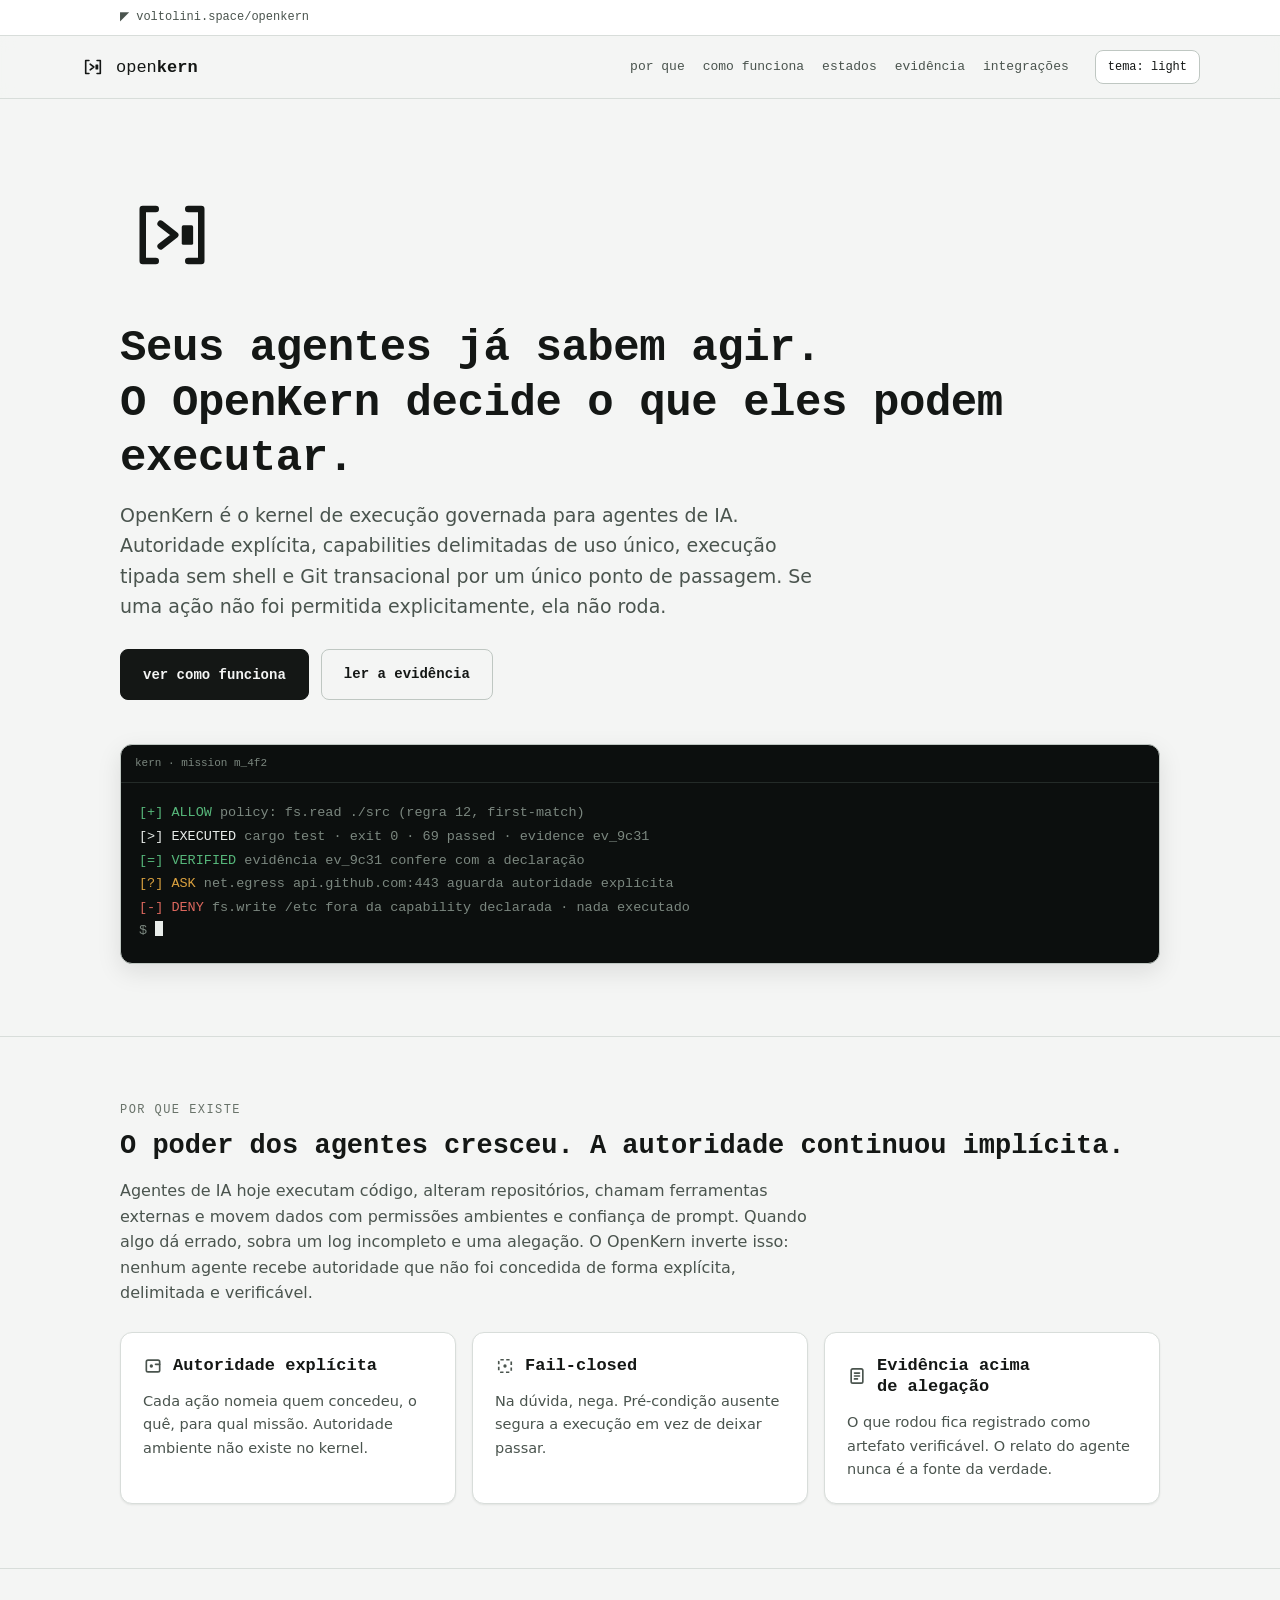
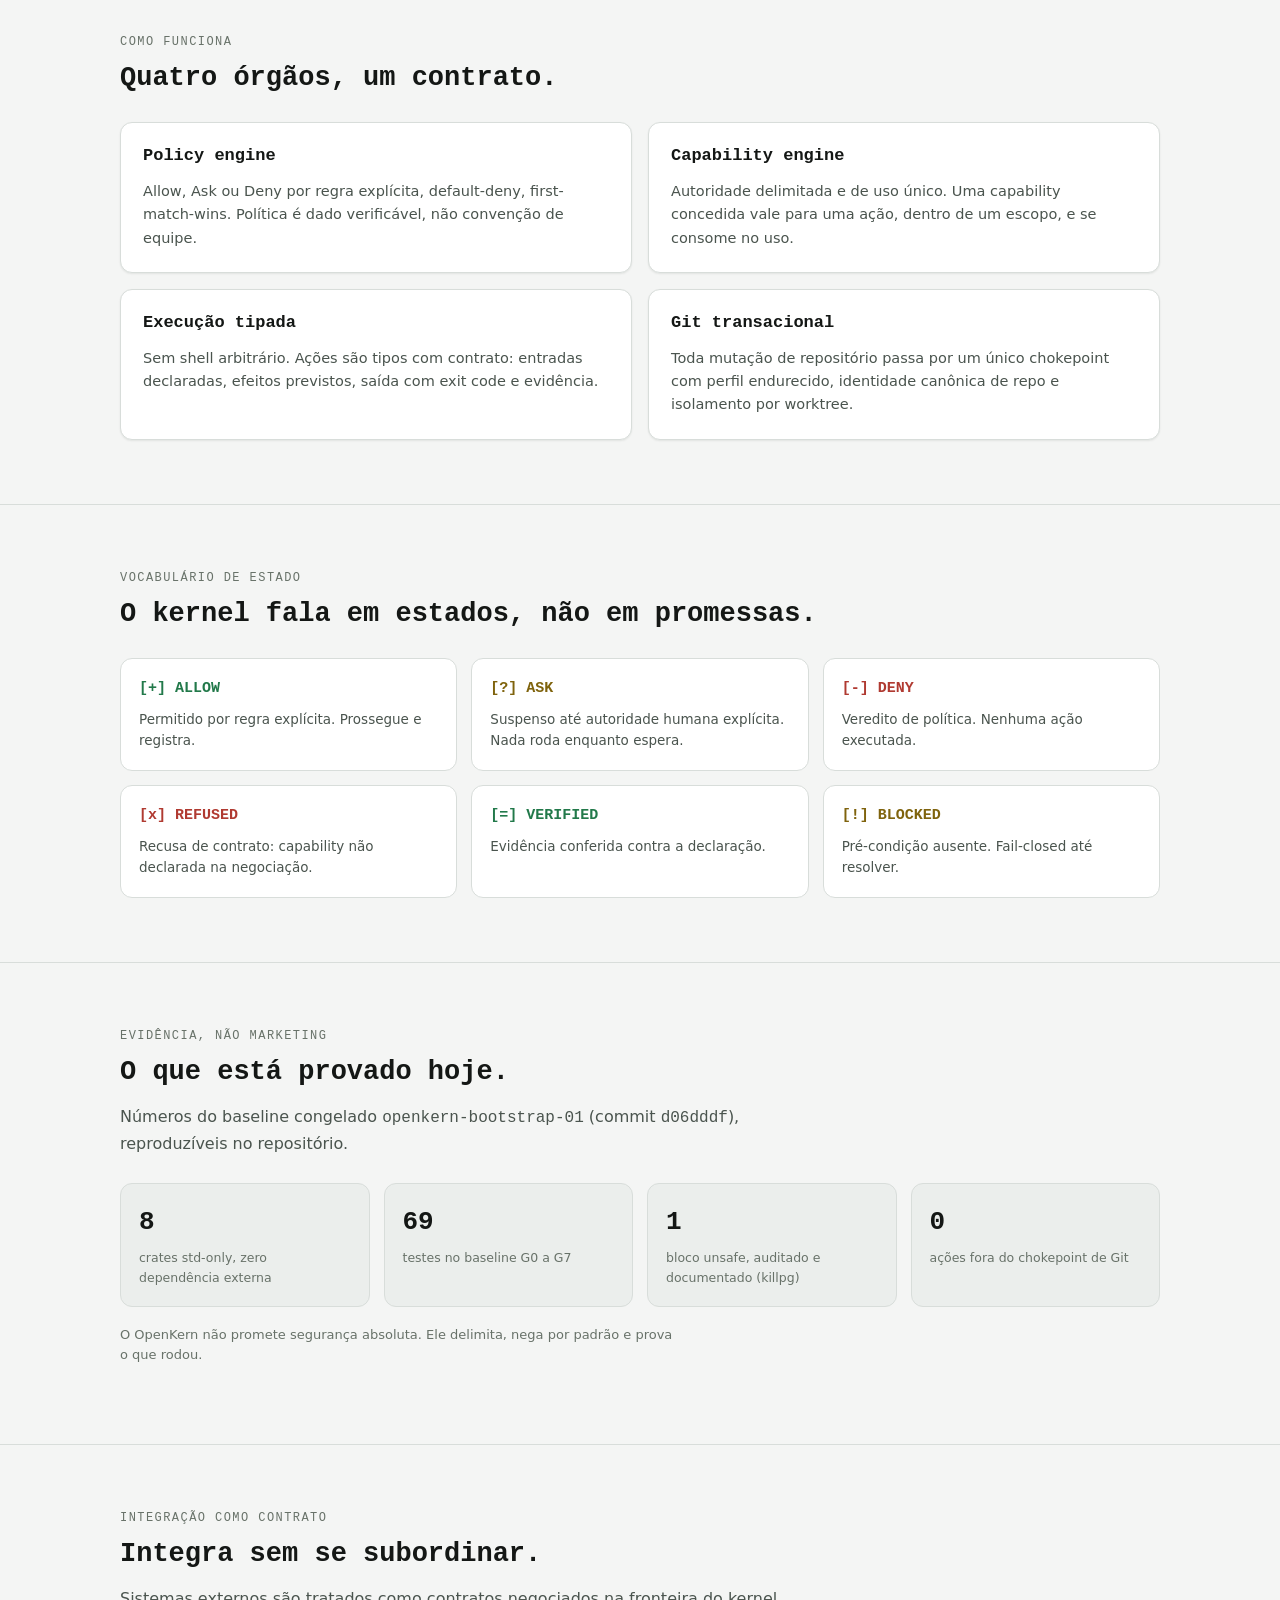
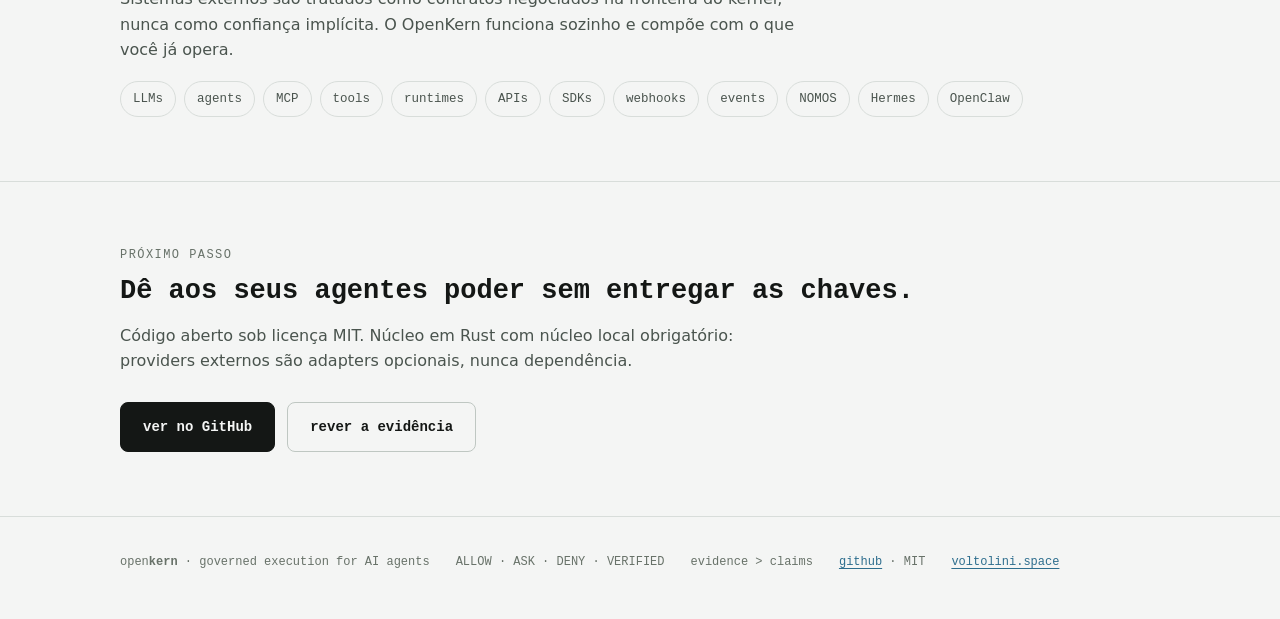
<file: brand/web/openkern_page/index.html>
<!doctype html>
<html lang="pt-BR">
<head>
<meta charset="utf-8">
<meta name="viewport" content="width=device-width,initial-scale=1">
<title>openkern · execução governada para agentes de IA</title>
<meta name="description" content="OpenKern é o kernel de execução governada para agentes de IA: autoridade explícita, capabilities delimitadas, execução tipada e evidência acima de alegação.">
<meta name="theme-color" content="#0C0F0E">
<link rel="canonical" href="https://voltolini.space/openkern/">
<meta property="og:type" content="website">
<meta property="og:site_name" content="voltolini.space">
<meta property="og:title" content="openkern · execução governada para agentes de IA">
<meta property="og:description" content="OpenKern é o kernel de execução governada para agentes de IA: autoridade explícita, capabilities delimitadas, execução tipada e evidência acima de alegação.">
<meta property="og:url" content="https://voltolini.space/openkern/">
<link rel="manifest" href="manifest.webmanifest">
<link rel="apple-touch-icon" sizes="180x180" href="apple-touch-icon.png">
<meta name="apple-mobile-web-app-title" content="openkern">
<link rel="icon" type="image/svg+xml" href="data:image/svg+xml,%3Csvg%20xmlns='http://www.w3.org/2000/svg'%20viewBox='0%200%2064%2064'%3E%3Crect%20width='64'%20height='64'%20rx='12'%20fill='%230C0F0E'/%3E%3Cg%20fill='none'%20stroke='%23E9EDEA'%20stroke-width='6'%20stroke-linecap='round'%20stroke-linejoin='round'%3E%3Cpath%20d='M%2014%2018%20L%2032%2032%20L%2014%2046'/%3E%3C/g%3E%3Crect%20x='40'%20y='24'%20width='12'%20height='19'%20rx='2'%20fill='%23E9EDEA'/%3E%3C/svg%3E">
<script>
  document.documentElement.classList.add('js');
  (function(){try{
    var t=localStorage.getItem('openkern-theme');
    if(!t){t=matchMedia('(prefers-color-scheme: light)').matches?'light':'dark';}
    document.documentElement.setAttribute('data-theme',t);
    var m=document.querySelector('meta[name="theme-color"]');
    if(m)m.setAttribute('content',t==='light'?'#F4F5F4':'#0C0F0E');
  }catch(e){}})();
</script>
<style>
  :root{
    --bg:#0C0F0E;--surface:#131715;--surface-2:#1A1F1C;--border:#242B28;--border-strong:#333B37;
    --text:#E9EDEA;--text-dim:#A8B3AD;--text-mute:#7B877F;
    --allow:#57B87B;--ask:#D9A03F;--deny:#DE685E;--info:#6FA8C4;
    --shadow-1:0 1px 2px rgba(0,0,0,.30);--shadow-2:0 8px 24px rgba(0,0,0,.28);
    --mono:'JetBrains Mono',ui-monospace,'SF Mono',Menlo,Consolas,monospace;
    --body:Geist,system-ui,-apple-system,'Segoe UI',Roboto,Helvetica,Arial,sans-serif;
  }
  @media (prefers-color-scheme:light){
    :root{--bg:#F4F5F4;--surface:#FFFFFF;--surface-2:#EBEEEC;--border:#D8DDDA;--border-strong:#BFC7C2;
      --text:#141715;--text-dim:#4A544E;--text-mute:#687269;
      --allow:#22794A;--ask:#7F630D;--deny:#B03A31;--info:#2E6E8E;
      --shadow-1:0 1px 2px rgba(16,20,18,.08);--shadow-2:0 8px 24px rgba(16,20,18,.10)}
  }
  :root[data-theme="dark"]{--bg:#0C0F0E;--surface:#131715;--surface-2:#1A1F1C;--border:#242B28;--border-strong:#333B37;
    --text:#E9EDEA;--text-dim:#A8B3AD;--text-mute:#7B877F;
    --allow:#57B87B;--ask:#D9A03F;--deny:#DE685E;--info:#6FA8C4;
    --shadow-1:0 1px 2px rgba(0,0,0,.30);--shadow-2:0 8px 24px rgba(0,0,0,.28)}
  :root[data-theme="light"]{--bg:#F4F5F4;--surface:#FFFFFF;--surface-2:#EBEEEC;--border:#D8DDDA;--border-strong:#BFC7C2;
    --text:#141715;--text-dim:#4A544E;--text-mute:#687269;
    --allow:#22794A;--ask:#7F630D;--deny:#B03A31;--info:#2E6E8E;
    --shadow-1:0 1px 2px rgba(16,20,18,.08);--shadow-2:0 8px 24px rgba(16,20,18,.10)}

  *{box-sizing:border-box}
  html,body{margin:0}
  body{background:var(--bg);color:var(--text);font-family:var(--body);line-height:1.6;-webkit-font-smoothing:antialiased}
  .mono{font-family:var(--mono)}
  a{color:var(--info);text-decoration-thickness:1px;text-underline-offset:3px}
  h1,h2,h3{font-family:var(--mono);line-height:1.25;text-wrap:balance;margin:0 0 14px}
  h1{font-size:clamp(30px,4.6vw,44px);font-weight:700;letter-spacing:-.01em}
  h2{font-size:clamp(21px,2.6vw,27px);font-weight:700}
  h3{font-size:17px;font-weight:700}
  p{margin:0 0 14px;max-width:68ch}
  .dim{color:var(--text-dim)} .mute{color:var(--text-mute)}
  .wrap{max-width:1120px;margin:0 auto;padding:0 clamp(16px,4vw,40px)}
  section{padding:64px 0;border-top:1px solid var(--border)}
  .label{font-family:var(--mono);font-size:12px;letter-spacing:.12em;text-transform:uppercase;color:var(--text-mute);display:block;margin-bottom:10px}

  /* hub bar (voltolini.space convention) */
  .hub{font-family:var(--mono);font-size:12px;padding:8px 0;border-bottom:1px solid var(--border);background:var(--surface)}
  .hub a{color:var(--text-dim);text-decoration:none}
  .hub a:hover{color:var(--text)}

  /* header / nav */
  header.site{position:sticky;top:0;z-index:50;background:color-mix(in srgb,var(--bg) 92%,transparent);
    backdrop-filter:blur(8px);border-bottom:1px solid var(--border)}
  .navrow{display:flex;align-items:center;gap:20px;padding:14px 0}
  .brand{display:flex;align-items:center;gap:10px;font-family:var(--mono);font-size:17px;color:var(--text);text-decoration:none}
  .brand b{font-weight:700}
  .brand svg{width:26px;height:26px;color:var(--text)}
  nav.main{margin-left:auto;display:flex;gap:18px;flex-wrap:wrap}
  nav.main a{font-family:var(--mono);font-size:13px;color:var(--text-dim);text-decoration:none}
  nav.main a:hover{color:var(--text)}
  .theme-toggle{margin-left:6px;font-family:var(--mono);font-size:12px;padding:7px 12px;border-radius:8px;
    border:1px solid var(--border-strong);background:var(--surface);color:var(--text);cursor:pointer;min-height:34px}
  .theme-toggle:hover{border-color:var(--text-mute)}

  /* hero */
  .hero{padding:84px 0 72px;border-top:none}
  .hero .glyph{width:clamp(72px,10vw,104px);height:clamp(72px,10vw,104px);color:var(--text);margin-bottom:26px}
  .hero p.lead{font-size:19px;color:var(--text-dim);max-width:58ch}
  .cta-row{display:flex;gap:12px;flex-wrap:wrap;margin-top:28px}
  .btn{font-family:var(--mono);font-size:14px;font-weight:700;padding:13px 22px;border-radius:8px;cursor:pointer;
    text-decoration:none;display:inline-flex;align-items:center;gap:8px;min-height:44px;border:1px solid var(--border-strong)}
  .btn-primary{background:var(--text);color:var(--bg);border-color:var(--text)}
  .btn-primary:hover{opacity:.9}
  .btn.ghost{background:transparent;color:var(--text)}
  .btn.ghost:hover{background:var(--surface-2)}

  /* terminal demo */
  .term{margin-top:44px;background:#0C0F0E;border:1px solid var(--border-strong);border-radius:12px;
    box-shadow:var(--shadow-2);overflow:hidden}
  :root[data-theme="light"] .term{border-color:#BFC7C2}
  .term-bar{display:flex;align-items:center;gap:8px;padding:10px 14px;border-bottom:1px solid #242B28;
    font-family:var(--mono);font-size:11px;color:#7B877F}
  .term-body{white-space:pre-line;padding:18px 18px 20px;font-family:var(--mono);font-size:13.5px;line-height:1.75;color:#E9EDEA;overflow-x:auto}
  .term-body .c-allow{color:#57B87B}.term-body .c-ask{color:#D9A03F}.term-body .c-deny{color:#DE685E}
  .term-body .c-dim{color:#7B877F}.term-body .c-ink{color:#E9EDEA}
  .cursor{display:inline-block;width:8px;height:15px;background:#E9EDEA;vertical-align:-2px}
  @media (prefers-reduced-motion:no-preference){.cursor{animation:blink 1.1s step-end infinite}@keyframes blink{50%{opacity:0}}}

  /* grids */
  .grid{display:grid;gap:16px}
  .g3{grid-template-columns:repeat(3,1fr)} .g2{grid-template-columns:repeat(2,1fr)}
  .card{background:var(--surface);border:1px solid var(--border);border-radius:12px;padding:22px;box-shadow:var(--shadow-1)}
  .card h3{display:flex;align-items:center;gap:10px}
  .card h3 svg{width:20px;height:20px;color:var(--text-dim);flex:none}
  .card p{font-size:14.5px;color:var(--text-dim);margin:0}

  /* states */
  .stategrid{display:grid;grid-template-columns:repeat(3,1fr);gap:14px}
  .state{border:1px solid var(--border);border-radius:12px;padding:18px;background:var(--surface)}
  .state .s{font-family:var(--mono);font-weight:700;font-size:15px;display:flex;align-items:center;gap:8px}
  .state.allow .s{color:var(--allow)} .state.ask .s{color:var(--ask)} .state.deny .s{color:var(--deny)}
  .state p{font-size:13.5px;color:var(--text-dim);margin:8px 0 0}

  /* evidence strip */
  .facts{display:grid;grid-template-columns:repeat(4,1fr);gap:14px}
  .fact{border:1px solid var(--border);border-radius:12px;padding:18px;background:var(--surface-2)}
  .fact .n{font-family:var(--mono);font-size:26px;font-weight:700;font-variant-numeric:tabular-nums}
  .fact .d{font-size:12.5px;color:var(--text-mute);margin-top:4px}

  /* integrations */
  .contracts{display:flex;flex-wrap:wrap;gap:8px}
  .contract{font-family:var(--mono);font-size:12.5px;padding:7px 12px;border:1px solid var(--border);border-radius:999px;color:var(--text-dim)}

  footer.site{border-top:1px solid var(--border);padding:36px 0 48px;font-family:var(--mono);font-size:12px;color:var(--text-mute)}
  footer.site .cols{display:flex;flex-wrap:wrap;gap:10px 26px}

  @media (max-width:900px){
    .g3,.stategrid{grid-template-columns:1fr 1fr}
    .facts{grid-template-columns:1fr 1fr}
    nav.main{gap:14px}
  }
  @media (max-width:600px){
    .g3,.g2,.stategrid,.facts{grid-template-columns:1fr}
    .cta-row .btn{width:100%;justify-content:center}
    .navrow{flex-wrap:wrap}
    nav.main{width:100%;order:3;margin-left:0}
    section{padding:48px 0}
    .hero{padding:56px 0 48px}
  }
  @media (max-width:400px){
    h1{font-size:27px}
    .hero p.lead{font-size:16px}
    .wrap{padding:0 14px}
    .term-body{font-size:12px}
    .btn{padding:12px 16px;font-size:13px}
  }
</style>
</head>
<body>

<div class="hub"><div class="wrap"><a href="/">&#9700; voltolini.space/openkern</a></div></div>

<header class="site">
  <div class="wrap navrow">
    <a class="brand" href="#top" aria-label="openkern">
      <svg viewBox="0 0 64 64" aria-hidden="true"><g fill="none" stroke="currentColor" stroke-width="4" stroke-linecap="round" stroke-linejoin="round"><path d="M 22 16 L 14 16 L 14 48 L 22 48"/><path d="M 42 16 L 50 16 L 50 48 L 42 48"/><path d="M 25 25 L 34 32 L 25 39"/></g><rect x="38" y="26" width="7" height="12" rx="1" fill="currentColor"/></svg>
      <span>open<b>kern</b></span>
    </a>
    <nav class="main" aria-label="principal">
      <a href="#porque">por que</a>
      <a href="#como">como funciona</a>
      <a href="#estados">estados</a>
      <a href="#evidencia">evidência</a>
      <a href="#integra">integrações</a>
    </nav>
    <button class="theme-toggle" id="themeToggle" type="button" aria-label="alternar tema">tema: <span id="themeName">auto</span></button>
  </div>
</header>

<main id="top">

  <section class="hero">
    <div class="wrap">
      <svg class="glyph" viewBox="0 0 64 64" aria-hidden="true"><g fill="none" stroke="currentColor" stroke-width="4" stroke-linecap="round" stroke-linejoin="round"><path d="M 22 16 L 14 16 L 14 48 L 22 48"/><path d="M 42 16 L 50 16 L 50 48 L 42 48"/><path d="M 25 25 L 34 32 L 25 39"/></g><rect x="38" y="26" width="7" height="12" rx="1" fill="currentColor"/></svg>
      <h1>Seus agentes já sabem agir.<br>O OpenKern decide o que eles podem executar.</h1>
      <p class="lead">OpenKern é o kernel de execução governada para agentes de IA. Autoridade explícita, capabilities delimitadas de uso único, execução tipada sem shell e Git transacional por um único ponto de passagem. Se uma ação não foi permitida explicitamente, ela não roda.</p>
      <div class="cta-row">
        <button class="btn btn-primary" type="button" onclick="document.getElementById('como').scrollIntoView({behavior:'smooth'})">ver como funciona</button>
        <a class="btn ghost" href="#evidencia">ler a evidência</a>
      </div>

      <div class="term" role="img" aria-label="demonstração do kern na linha de comando">
        <div class="term-bar"><span>kern · mission m_4f2</span></div>
        <div class="term-body"><span class="c-allow">[+] ALLOW</span><span class="c-dim">    policy: fs.read ./src (regra 12, first-match)</span>
<span class="c-ink">[&gt;] EXECUTED</span><span class="c-dim"> cargo test · exit 0 · 69 passed · evidence ev_9c31</span>
<span class="c-allow">[=] VERIFIED</span><span class="c-dim"> evidência ev_9c31 confere com a declaração</span>
<span class="c-ask">[?] ASK</span><span class="c-dim">      net.egress api.github.com:443 aguarda autoridade explícita</span>
<span class="c-deny">[-] DENY</span><span class="c-dim">     fs.write /etc fora da capability declarada · nada executado</span>
<span class="c-dim">$</span> <span class="cursor" aria-hidden="true"></span></div>
      </div>
    </div>
  </section>

  <section id="porque">
    <div class="wrap">
      <span class="label">por que existe</span>
      <h2>O poder dos agentes cresceu. A autoridade continuou implícita.</h2>
      <p class="dim">Agentes de IA hoje executam código, alteram repositórios, chamam ferramentas externas e movem dados com permissões ambientes e confiança de prompt. Quando algo dá errado, sobra um log incompleto e uma alegação. O OpenKern inverte isso: nenhum agente recebe autoridade que não foi concedida de forma explícita, delimitada e verificável.</p>
      <div class="grid g3" style="margin-top:26px">
        <div class="card"><h3><svg aria-hidden="true" viewBox="0 0 24 24"><rect x="4" y="5" width="16" height="14" rx="2" fill="none" stroke="currentColor" stroke-width="2"/><path d="M 20 10 L 15 10" stroke="currentColor" stroke-width="2" stroke-linecap="round"/><circle cx="10" cy="12" r="2" fill="currentColor"/></svg>Autoridade explícita</h3><p>Cada ação nomeia quem concedeu, o quê, para qual missão. Autoridade ambiente não existe no kernel.</p></div>
        <div class="card"><h3><svg aria-hidden="true" viewBox="0 0 24 24"><rect x="4.5" y="4.5" width="15" height="15" rx="2" fill="none" stroke="currentColor" stroke-width="2" stroke-dasharray="4 3"/><circle cx="12" cy="12" r="2" fill="currentColor"/></svg>Fail-closed</h3><p>Na dúvida, nega. Pré-condição ausente segura a execução em vez de deixar passar.</p></div>
        <div class="card"><h3><svg aria-hidden="true" viewBox="0 0 24 24"><rect x="5" y="3.5" width="14" height="17" rx="2" fill="none" stroke="currentColor" stroke-width="2"/><path d="M 9 8.5 H 15 M 9 12 H 15 M 9 15.5 H 12.5" stroke="currentColor" stroke-width="2" stroke-linecap="round"/></svg>Evidência acima de alegação</h3><p>O que rodou fica registrado como artefato verificável. O relato do agente nunca é a fonte da verdade.</p></div>
      </div>
    </div>
  </section>

  <section id="como">
    <div class="wrap">
      <span class="label">como funciona</span>
      <h2>Quatro órgãos, um contrato.</h2>
      <div class="grid g2" style="margin-top:26px">
        <div class="card"><h3>Policy engine</h3><p>Allow, Ask ou Deny por regra explícita, default-deny, first-match-wins. Política é dado verificável, não convenção de equipe.</p></div>
        <div class="card"><h3>Capability engine</h3><p>Autoridade delimitada e de uso único. Uma capability concedida vale para uma ação, dentro de um escopo, e se consome no uso.</p></div>
        <div class="card"><h3>Execução tipada</h3><p>Sem shell arbitrário. Ações são tipos com contrato: entradas declaradas, efeitos previstos, saída com exit code e evidência.</p></div>
        <div class="card"><h3>Git transacional</h3><p>Toda mutação de repositório passa por um único chokepoint com perfil endurecido, identidade canônica de repo e isolamento por worktree.</p></div>
      </div>
    </div>
  </section>

  <section id="estados">
    <div class="wrap">
      <span class="label">vocabulário de estado</span>
      <h2>O kernel fala em estados, não em promessas.</h2>
      <div class="stategrid" style="margin-top:26px">
        <div class="state allow"><span class="s">[+] ALLOW</span><p>Permitido por regra explícita. Prossegue e registra.</p></div>
        <div class="state ask"><span class="s">[?] ASK</span><p>Suspenso até autoridade humana explícita. Nada roda enquanto espera.</p></div>
        <div class="state deny"><span class="s">[-] DENY</span><p>Veredito de política. Nenhuma ação executada.</p></div>
        <div class="state deny"><span class="s">[x] REFUSED</span><p>Recusa de contrato: capability não declarada na negociação.</p></div>
        <div class="state allow"><span class="s">[=] VERIFIED</span><p>Evidência conferida contra a declaração.</p></div>
        <div class="state ask"><span class="s">[!] BLOCKED</span><p>Pré-condição ausente. Fail-closed até resolver.</p></div>
      </div>
    </div>
  </section>

  <section id="evidencia">
    <div class="wrap">
      <span class="label">evidência, não marketing</span>
      <h2>O que está provado hoje.</h2>
      <p class="dim">Números do baseline congelado <span class="mono">openkern-bootstrap-01</span> (commit <span class="mono">d06dddf</span>), reproduzíveis no repositório.</p>
      <div class="facts" style="margin-top:26px">
        <div class="fact"><div class="n">8</div><div class="d">crates std-only, zero dependência externa</div></div>
        <div class="fact"><div class="n">69</div><div class="d">testes no baseline G0 a G7</div></div>
        <div class="fact"><div class="n">1</div><div class="d">bloco unsafe, auditado e documentado (killpg)</div></div>
        <div class="fact"><div class="n">0</div><div class="d">ações fora do chokepoint de Git</div></div>
      </div>
      <p class="mute" style="margin-top:18px;font-size:13px">O OpenKern não promete segurança absoluta. Ele delimita, nega por padrão e prova o que rodou.</p>
    </div>
  </section>

  <section id="integra">
    <div class="wrap">
      <span class="label">integração como contrato</span>
      <h2>Integra sem se subordinar.</h2>
      <p class="dim">Sistemas externos são tratados como contratos negociados na fronteira do kernel, nunca como confiança implícita. O OpenKern funciona sozinho e compõe com o que você já opera.</p>
      <div class="contracts" style="margin-top:18px">
        <span class="contract">LLMs</span><span class="contract">agents</span><span class="contract">MCP</span>
        <span class="contract">tools</span><span class="contract">runtimes</span><span class="contract">APIs</span>
        <span class="contract">SDKs</span><span class="contract">webhooks</span><span class="contract">events</span>
        <span class="contract">NOMOS</span><span class="contract">Hermes</span><span class="contract">OpenClaw</span>
      </div>
    </div>
  </section>

  <section id="cta">
    <div class="wrap">
      <span class="label">próximo passo</span>
      <h2>Dê aos seus agentes poder sem entregar as chaves.</h2>
      <p class="dim">Código aberto sob licença MIT. Núcleo em Rust com núcleo local obrigatório: providers externos são adapters opcionais, nunca dependência.</p>
      <div class="cta-row">
        <a class="btn btn-primary" href="https://github.com/Voltolini-SPACE/openkern">ver no GitHub</a>
        <a class="btn ghost" href="#evidencia">rever a evidência</a>
      </div>
    </div>
  </section>

</main>

<footer class="site">
  <div class="wrap cols">
    <span>open<b>kern</b> · governed execution for AI agents</span>
    <span>ALLOW · ASK · DENY · VERIFIED</span>
    <span>evidence &gt; claims</span>
    <span><a href="https://github.com/Voltolini-SPACE/openkern">github</a> · MIT</span>
    <span><a href="/">voltolini.space</a></span>
  </div>
</footer>

<script>
(function(){try{
  var btn=document.getElementById('themeToggle'),name=document.getElementById('themeName');
  var meta=document.querySelector('meta[name="theme-color"]');
  function label(){name.textContent=document.documentElement.getAttribute('data-theme')||'auto';}
  btn.addEventListener('click',function(){
    var cur=document.documentElement.getAttribute('data-theme')||'dark';
    var nxt=cur==='dark'?'light':'dark';
    document.documentElement.setAttribute('data-theme',nxt);
    try{localStorage.setItem('openkern-theme',nxt);}catch(e){}
    if(meta)meta.setAttribute('content',nxt==='light'?'#F4F5F4':'#0C0F0E');
    label();
  });
  label();
}catch(e){}})();
</script>

</body>
</html>
</file>
